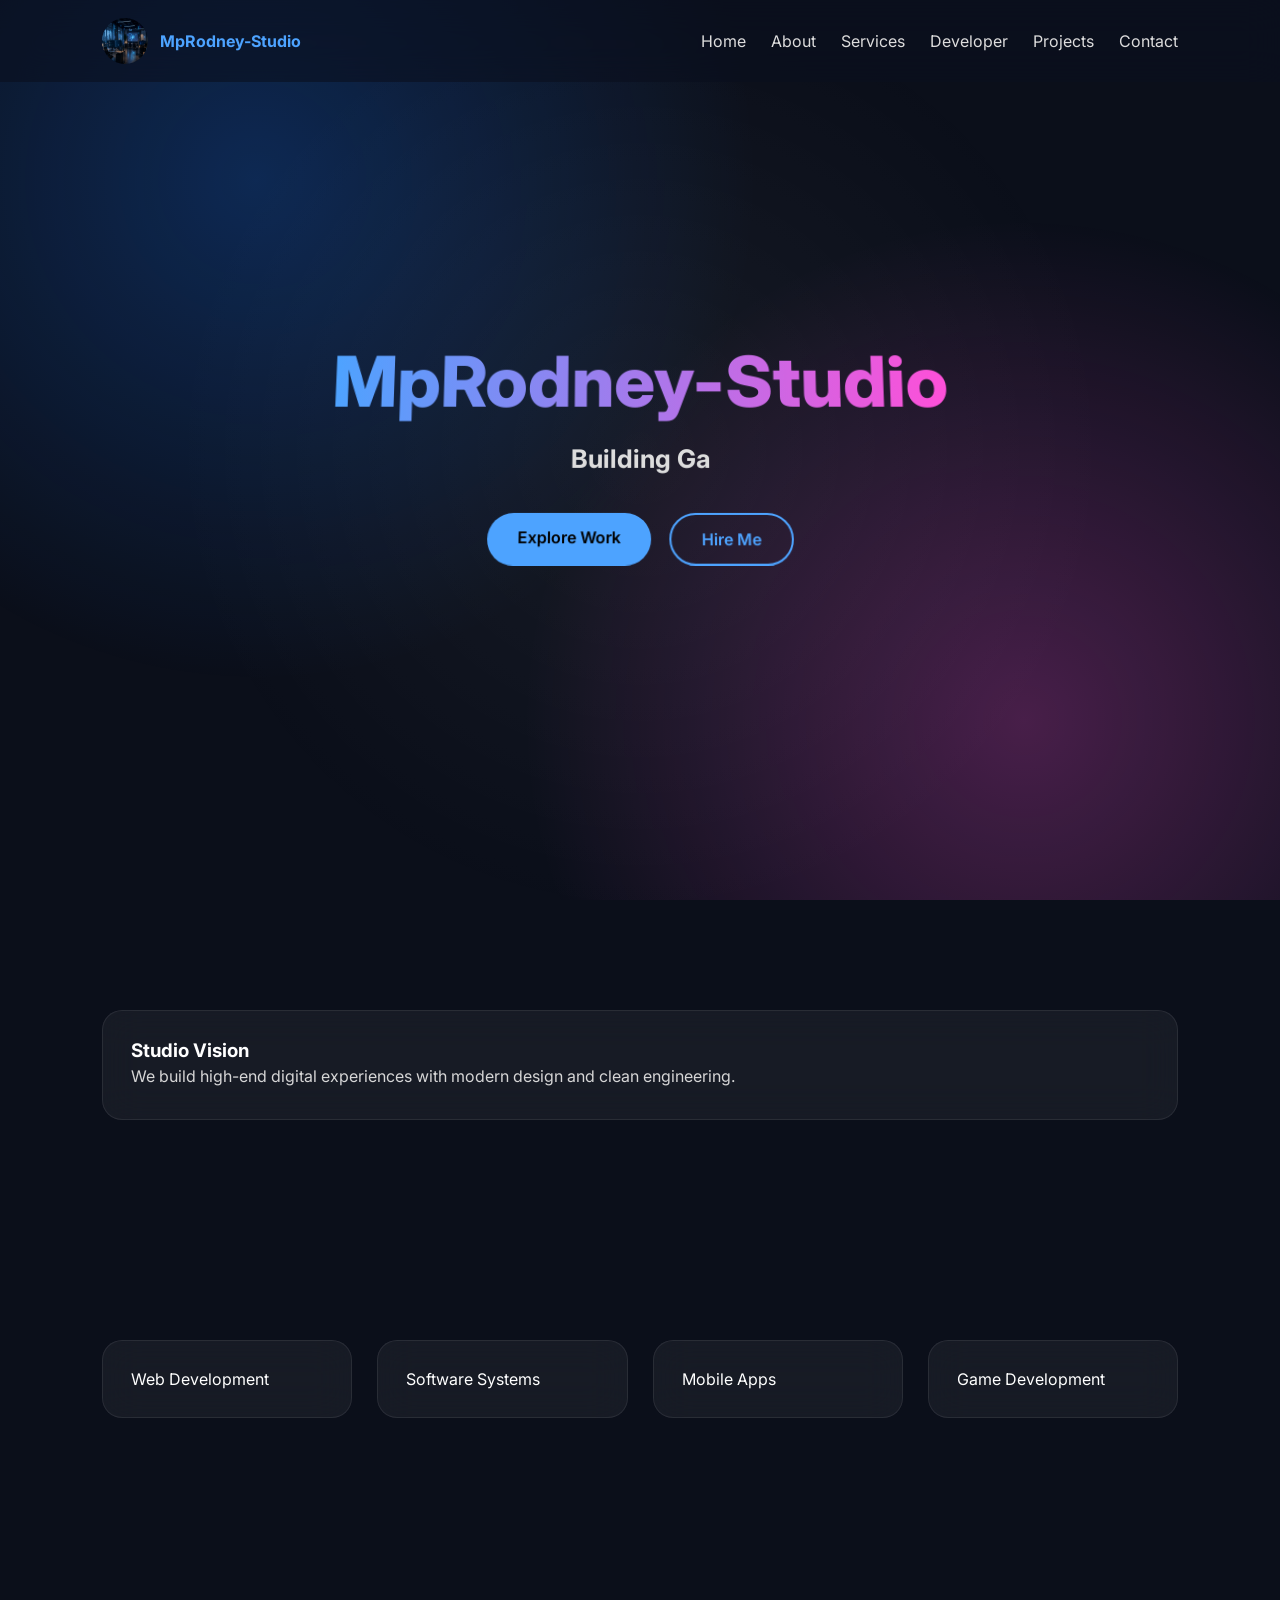
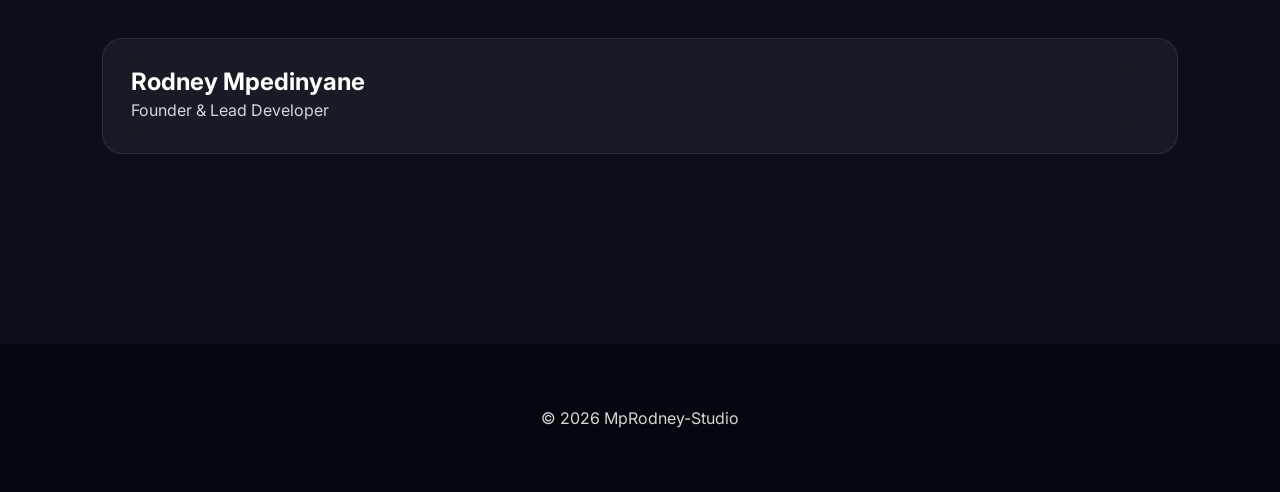
<file: index.html>
<!DOCTYPE html>
<html lang="en">
<head>
<meta charset="UTF-8">
<meta name="viewport" content="width=device-width, initial-scale=1.0">

<title>MpRodney-Studio | Premium Digital Studio</title>

<link rel="stylesheet" href="style.css">
</head>

<body>

<nav class="navbar">

<div class="nav-logo">
<img src="logo_1.png">
<span>MpRodney-Studio</span>
</div>

<ul class="nav-links">
<li><a href="#home">Home</a></li>
<li><a href="#about">About</a></li>
<li><a href="#services">Services</a></li>
<li><a href="developer.html">Developer</a></li>
<li><a href="projects.html">Projects</a></li>
<li><a href="contact.html">Contact</a></li>
</ul>

</nav>

<section id="home" class="hero">

<div class="hero-content">

<h1>MpRodney-Studio</h1>
<h2></h2>

<div class="hero-buttons">
<a class="btn-primary" href="projects.html">Explore Work</a>
<a class="btn-secondary" href="contact.html">Hire Me</a>
</div>

</div>

</section>

<section id="about" class="section">
<div class="cards">
<div class="card">
<h3>Studio Vision</h3>
<p>We build high-end digital experiences with modern design and clean engineering.</p>
</div>
</div>
</section>

<section id="services" class="section">
<div class="cards">

<div class="card">Web Development</div>
<div class="card">Software Systems</div>
<div class="card">Mobile Apps</div>
<div class="card">Game Development</div>

</div>
</section>

<section class="section">
<div class="developer-box">
<h2>Rodney Mpedinyane</h2>
<p>Founder & Lead Developer</p>
</div>
</section>

<footer>
<p>© 2026 MpRodney-Studio</p>
</footer>

<script src="script.js"></script>

</body>
</html>
</file>
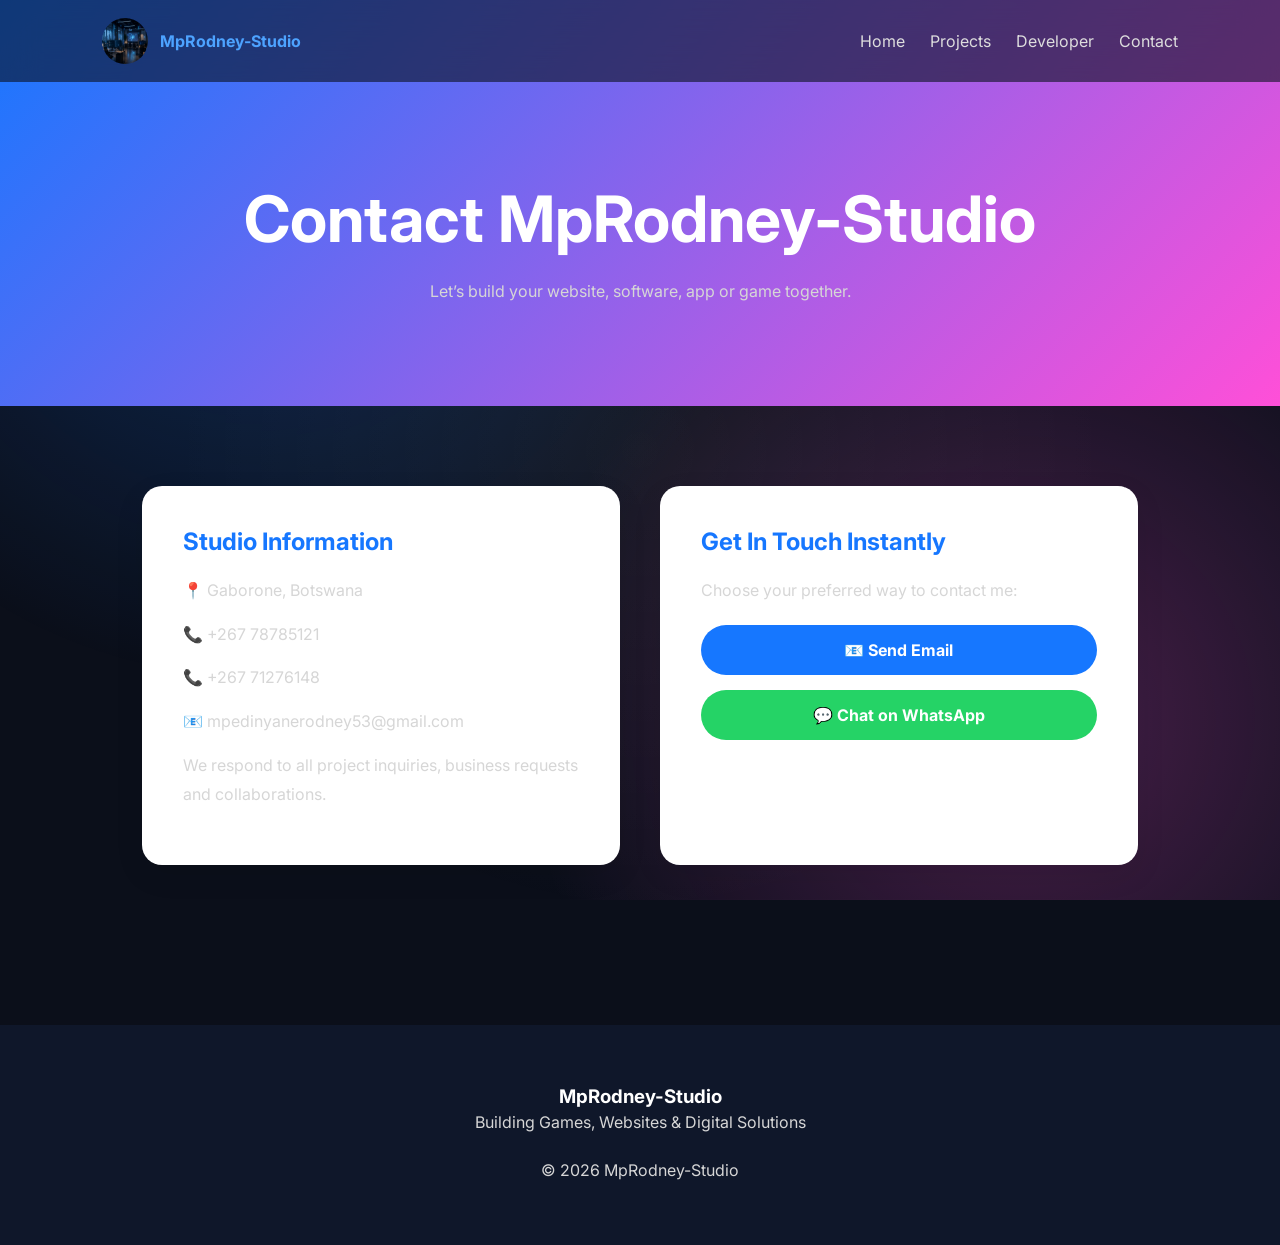
<file: contact.html>
<!DOCTYPE html>
<html lang="en">
<head>
<meta charset="UTF-8">
<meta name="viewport" content="width=device-width, initial-scale=1.0">

<title>Contact MpRodney-Studio</title>

<link rel="stylesheet" href="style.css">

<style>

/* ================= HERO ================= */

.contact-hero{
    padding:180px 20px 100px;
    background:linear-gradient(135deg,#1677ff,#ff4fd8);
    color:white;
    text-align:center;
}

.contact-hero h1{
    font-size:4rem;
    margin-bottom:20px;
}

/* ================= CONTAINER ================= */

.contact-container{
    max-width:1200px;
    margin:auto;
    padding:80px 8%;
}

.contact-grid{
    display:grid;
    grid-template-columns:repeat(auto-fit,minmax(320px,1fr));
    gap:40px;
}

/* ================= INFO BOX ================= */

.contact-info{
    background:white;
    padding:40px;
    border-radius:20px;
    box-shadow:0 10px 30px rgba(0,0,0,0.08);
}

.contact-info h2{
    color:#1677ff;
    margin-bottom:20px;
}

.contact-info p{
    margin:15px 0;
    line-height:1.8;
}

/* ================= CONTACT BOX ================= */

.contact-box{
    background:white;
    padding:40px;
    border-radius:20px;
    box-shadow:0 10px 30px rgba(0,0,0,0.08);
}

.contact-box h2{
    color:#1677ff;
    margin-bottom:20px;
}

/* ================= BUTTONS ================= */

.contact-btns{
    display:flex;
    flex-direction:column;
    gap:15px;
    margin-top:20px;
}

.btn-email,
.btn-whatsapp{
    display:block;
    text-align:center;
    padding:15px;
    border-radius:50px;
    font-weight:bold;
    text-decoration:none;
    color:white;
    transition:0.3s;
}

.btn-email{
    background:#1677ff;
}

.btn-email:hover{
    opacity:0.85;
}

.btn-whatsapp{
    background:#25D366;
}

.btn-whatsapp:hover{
    opacity:0.85;
}

/* ================= FOOTER ================= */

footer{
    text-align:center;
    padding:60px 20px;
    background:#0f172a;
    color:white;
    margin-top:80px;
}

</style>

</head>

<body>

<!-- ================= NAVBAR ================= -->
<nav class="navbar">

<div class="nav-logo">
<img src="logo_1.png" alt="Logo">
<span>MpRodney-Studio</span>
</div>

<ul class="nav-links">
<li><a href="index.html">Home</a></li>
<li><a href="projects.html">Projects</a></li>
<li><a href="developer.html">Developer</a></li>
<li><a href="contact.html">Contact</a></li>
</ul>

</nav>

<!-- ================= HERO ================= -->
<section class="contact-hero">

<h1>Contact MpRodney-Studio</h1>

<p>
Let’s build your website, software, app or game together.
</p>

</section>

<!-- ================= CONTACT SECTION ================= -->
<div class="contact-container">

<div class="contact-grid">

<!-- INFO -->
<div class="contact-info">

<h2>Studio Information</h2>

<p>📍 Gaborone, Botswana</p>

<p>📞 +267 78785121</p>
<p>📞 +267 71276148</p>

<p>📧 mpedinyanerodney53@gmail.com</p>

<p>
We respond to all project inquiries,
business requests and collaborations.
</p>

</div>

<!-- CONTACT ACTIONS -->
<div class="contact-box">

<h2>Get In Touch Instantly</h2>

<p>
Choose your preferred way to contact me:
</p>

<div class="contact-btns">

<!-- EMAIL -->
<a class="btn-email"
href="mailto:mpedinyanerodney53@gmail.com?subject=Project%20Inquiry%20-%20MpRodney%20Studio&body=Hello%20MpRodney%20Studio,%0A%0AI%20would%20like%20to%20discuss%20a%20project.%0A%0AName:%0AProject%20Details:%0A%0AThank%20you.">

📧 Send Email
</a>

<!-- WHATSAPP -->
<a class="btn-whatsapp"
href="https://wa.me/26778785121?text=Hello%20MpRodney%20Studio,%20I%20want%20to%20discuss%20a%20project">

💬 Chat on WhatsApp
</a>

</div>

</div>

</div>

</div>

<!-- ================= FOOTER ================= -->
<footer>

<h3>MpRodney-Studio</h3>

<p>Building Games, Websites & Digital Solutions</p>

<br>

<p>© 2026 MpRodney-Studio</p>

</footer>

</body>
</html>
</file>
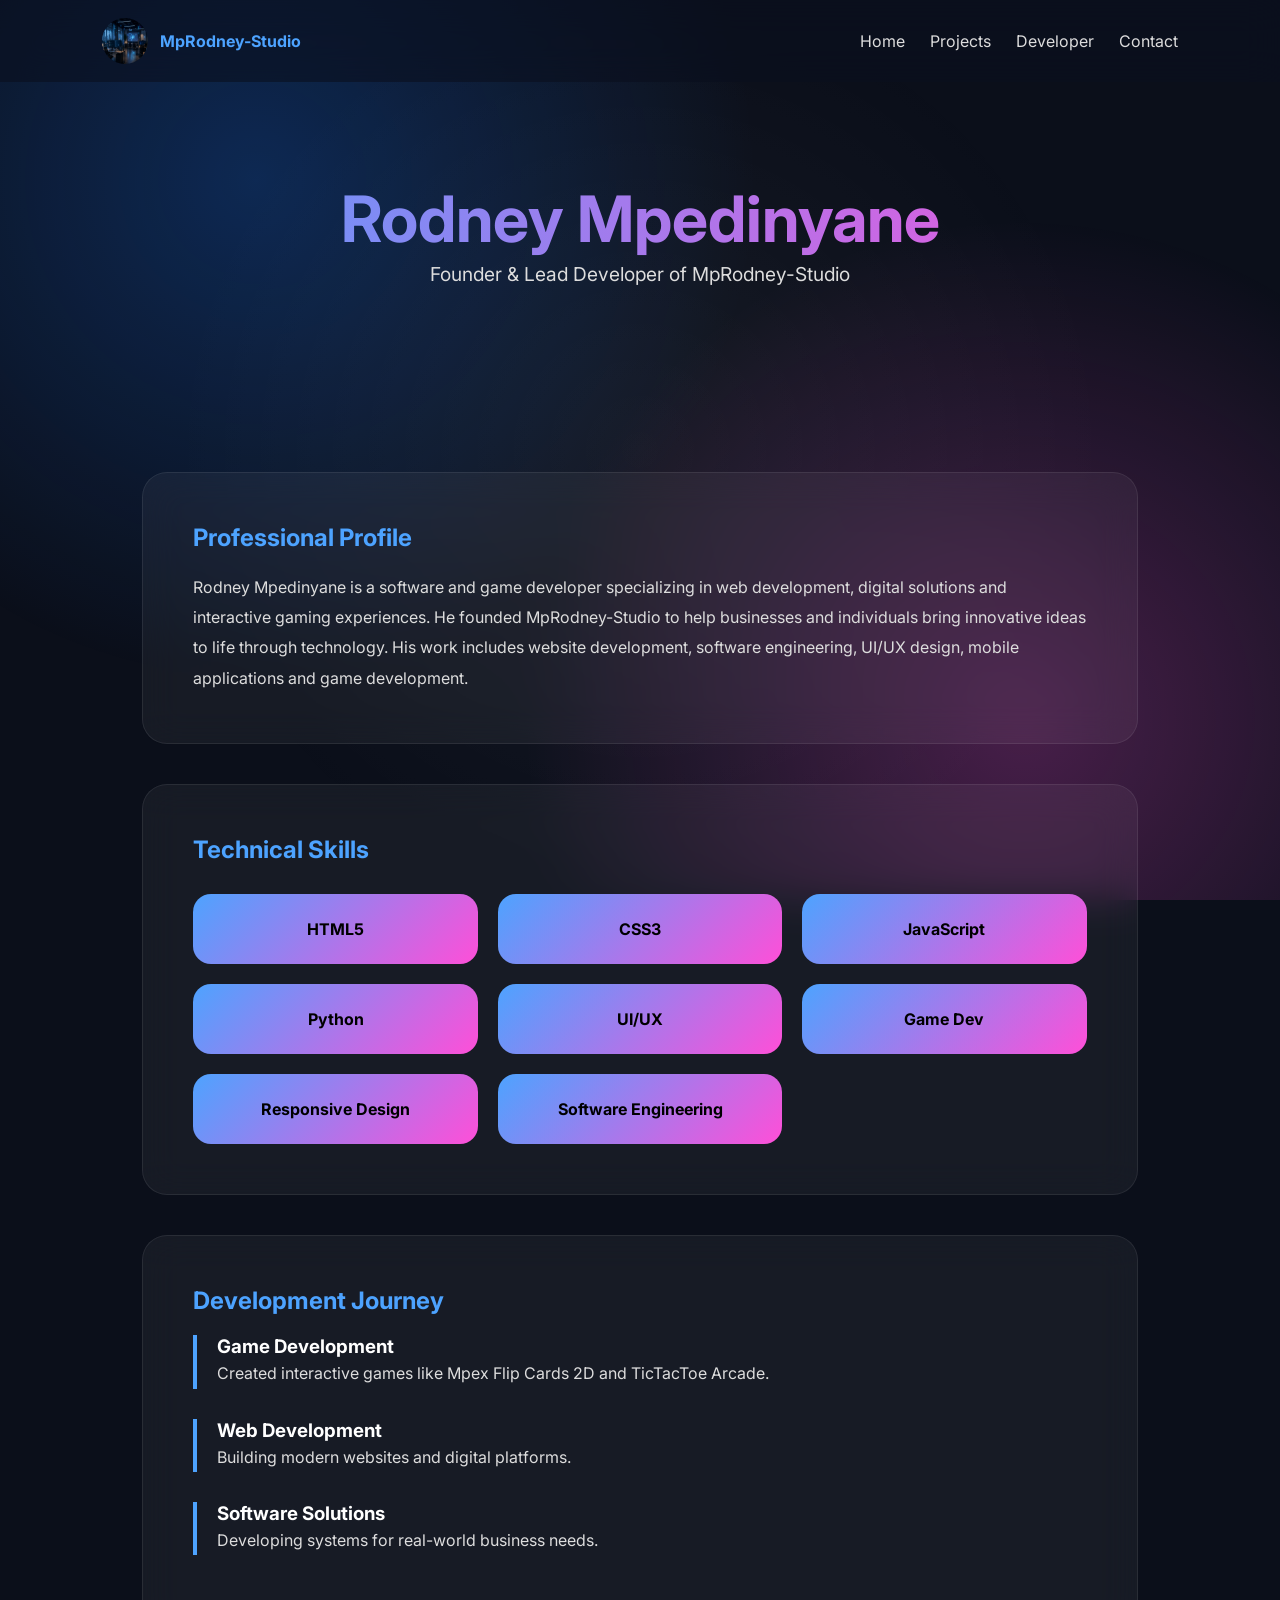
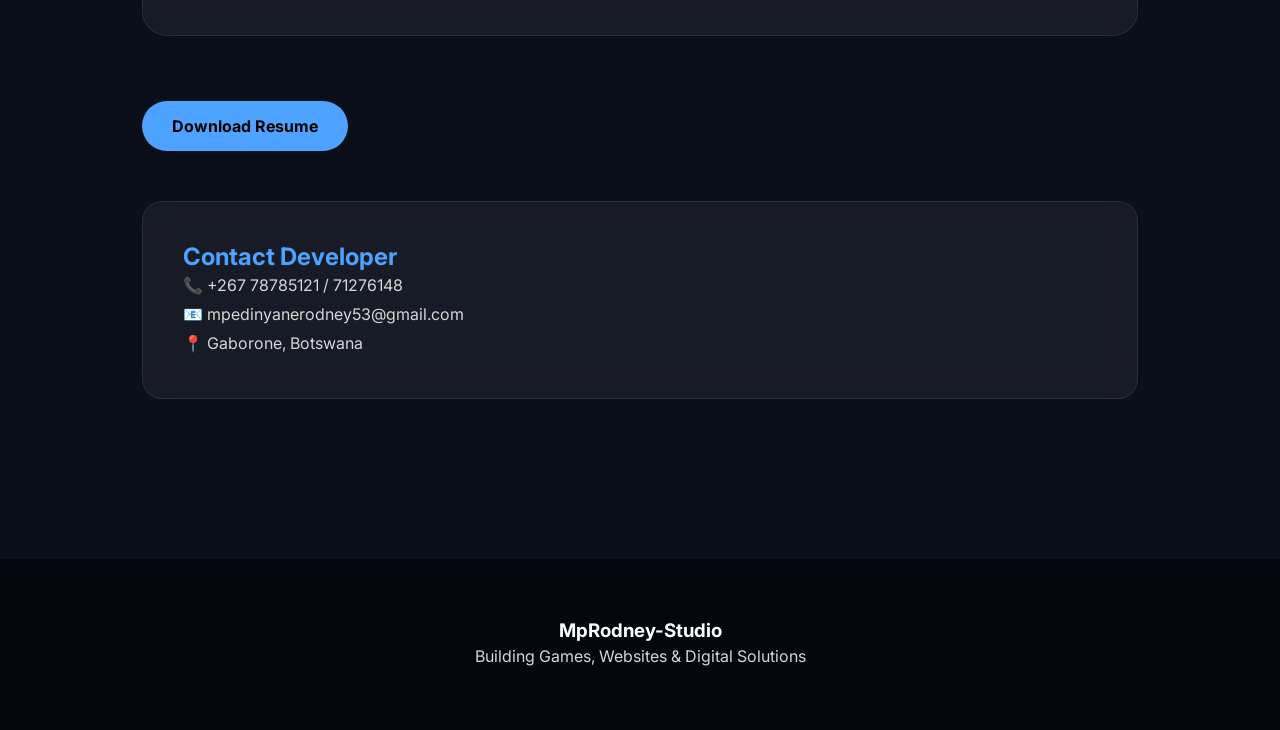
<file: developer.html>
<!DOCTYPE html>
<html lang="en">
<head>
<meta charset="UTF-8">
<meta name="viewport" content="width=device-width, initial-scale=1.0">

<title>Rodney Mpedinyane | Lead Developer</title>

<link rel="stylesheet" href="style.css">

<style>

/* ================= HERO ================= */

.dev-hero{
    padding:180px 20px 100px;
    text-align:center;
}

.dev-hero h1{
    font-size:4rem;
    background:linear-gradient(90deg,#4da3ff,#ff4fd8);
    -webkit-background-clip:text;
    -webkit-text-fill-color:transparent;
}

.dev-hero p{
    font-size:1.2rem;
    max-width:800px;
    margin:auto;
    color:#ddd;
}

/* ================= SECTION ================= */

.profile-section{
    max-width:1200px;
    margin:auto;
    padding:80px 8%;
}

/* ================= CARDS ================= */

.profile-card{
    background:rgba(255,255,255,0.05);
    backdrop-filter:blur(18px);
    border:1px solid rgba(255,255,255,0.08);
    padding:50px;
    border-radius:25px;
    margin-bottom:40px;
    color:#eaeaea;
}

.profile-card h2{
    color:#4da3ff;
    margin-bottom:20px;
}

.profile-card p{
    line-height:1.9;
    color:#ddd;
}

/* ================= SKILLS ================= */

.skills-grid{
    display:grid;
    grid-template-columns:repeat(auto-fit,minmax(220px,1fr));
    gap:20px;
    margin-top:30px;
}

.skill{
    background:linear-gradient(135deg,#4da3ff,#ff4fd8);
    color:#000;
    padding:25px;
    border-radius:18px;
    text-align:center;
    font-weight:700;
}

/* ================= TIMELINE ================= */

.timeline-item{
    border-left:4px solid #4da3ff;
    padding-left:20px;
    margin-bottom:30px;
    color:#ddd;
}

.timeline-item h3{
    color:#fff;
}

/* ================= BUTTON ================= */

.resume-btn{
    display:inline-block;
    margin-top:25px;
    padding:15px 30px;
    background:#4da3ff;
    color:#000;
    text-decoration:none;
    border-radius:50px;
    font-weight:700;
}

/* ================= CONTACT CARD ================= */

.contact-card{
    background:rgba(255,255,255,0.05);
    backdrop-filter:blur(18px);
    border:1px solid rgba(255,255,255,0.08);
    color:#ddd;
    padding:40px;
    border-radius:20px;
    margin-top:50px;
}

.contact-card h2{
    color:#4da3ff;
}

</style>

</head>

<body>

<nav class="navbar">

<div class="nav-logo">
<img src="logo_1.png">
<span>MpRodney-Studio</span>
</div>

<ul class="nav-links">
<li><a href="index.html">Home</a></li>
<li><a href="projects.html">Projects</a></li>
<li><a href="developer.html">Developer</a></li>
<li><a href="contact.html">Contact</a></li>
</ul>

</nav>

<section class="dev-hero">

<h1>Rodney Mpedinyane</h1>

<p>
Founder & Lead Developer of MpRodney-Studio
</p>

</section>

<section class="profile-section">

<div class="profile-card">

<h2>Professional Profile</h2>

<p>
Rodney Mpedinyane is a software and game developer specializing in web development,
digital solutions and interactive gaming experiences.

He founded MpRodney-Studio to help businesses and individuals bring innovative ideas
to life through technology.

His work includes website development, software engineering, UI/UX design,
mobile applications and game development.
</p>

</div>

<div class="profile-card">

<h2>Technical Skills</h2>

<div class="skills-grid">

<div class="skill">HTML5</div>
<div class="skill">CSS3</div>
<div class="skill">JavaScript</div>
<div class="skill">Python</div>
<div class="skill">UI/UX</div>
<div class="skill">Game Dev</div>
<div class="skill">Responsive Design</div>
<div class="skill">Software Engineering</div>

</div>

</div>

<div class="profile-card">

<h2>Development Journey</h2>

<div class="timeline-item">
<h3>Game Development</h3>
<p>Created interactive games like Mpex Flip Cards 2D and TicTacToe Arcade.</p>
</div>

<div class="timeline-item">
<h3>Web Development</h3>
<p>Building modern websites and digital platforms.</p>
</div>

<div class="timeline-item">
<h3>Software Solutions</h3>
<p>Developing systems for real-world business needs.</p>
</div>

</div>

<a href="#" class="resume-btn">Download Resume</a>

<div class="contact-card">

<h2>Contact Developer</h2>

<p>📞 +267 78785121 / 71276148</p>
<p>📧 mpedinyanerodney53@gmail.com</p>
<p>📍 Gaborone, Botswana</p>

</div>

</section>

<footer>
<h3>MpRodney-Studio</h3>
<p>Building Games, Websites & Digital Solutions</p>
</footer>

</body>
</html>
</file>
<file: style.css>
@import url('https://fonts.googleapis.com/css2?family=Inter:wght@300;400;500;600;700;800&display=swap');

*{
    margin:0;
    padding:0;
    box-sizing:border-box;
    scroll-behavior:smooth;
}

body{
    font-family:'Inter', sans-serif;
    background:#0b0f1a;
    color:#fff;
    overflow-x:hidden;
}

/* ================= 3D BACKGROUND LAYERS ================= */

body::before{
    content:"";
    position:fixed;
    inset:0;
    background:
        radial-gradient(circle at 20% 20%, rgba(22,119,255,0.25), transparent 40%),
        radial-gradient(circle at 80% 80%, rgba(255,79,216,0.25), transparent 40%),
        radial-gradient(circle at 50% 50%, rgba(255,255,255,0.05), transparent 60%);
    z-index:-2;
    animation:bgMove 12s ease-in-out infinite alternate;
}

@keyframes bgMove{
    from{transform:scale(1);}
    to{transform:scale(1.1);}
}

/* floating particles */
.orb{
    position:fixed;
    border-radius:50%;
    pointer-events:none;
    background:radial-gradient(circle, rgba(22,119,255,0.35), transparent);
    animation:floatUp 14s linear forwards;
    z-index:-1;
}

@keyframes floatUp{
    from{transform:translateY(0);opacity:0.7;}
    to{transform:translateY(-900px);opacity:0;}
}

/* ================= NAVBAR ================= */

.navbar{
    position:fixed;
    top:0;
    width:100%;
    display:flex;
    justify-content:space-between;
    align-items:center;
    padding:18px 8%;
    background:rgba(10,15,30,0.6);
    backdrop-filter:blur(18px);
    z-index:1000;
}

.nav-logo{
    display:flex;
    align-items:center;
    gap:12px;
}

.nav-logo img{
    width:46px;
    height:46px;
    border-radius:50%;
}

.nav-logo span{
    color:#4da3ff;
    font-weight:700;
}

.nav-links{
    display:flex;
    gap:25px;
    list-style:none;
}

.nav-links a{
    color:#ddd;
    text-decoration:none;
    transition:0.3s;
}

.nav-links a:hover{
    color:#4da3ff;
}

/* ================= HERO (3D STYLE) ================= */

.hero{
    min-height:100vh;
    display:flex;
    align-items:center;
    justify-content:center;
    text-align:center;
    padding:140px 20px;
    perspective:1000px;
}

.hero-content{
    max-width:900px;
    transform:rotateX(8deg);
    animation:floatHero 6s ease-in-out infinite alternate;
}

@keyframes floatHero{
    from{transform:rotateX(6deg) translateY(0);}
    to{transform:rotateX(10deg) translateY(-10px);}
}

.hero h1{
    font-size:4.5rem;
    background:linear-gradient(90deg,#4da3ff,#ff4fd8);
    -webkit-background-clip:text;
    -webkit-text-fill-color:transparent;
    font-weight:800;
}

.hero h2{
    margin-top:20px;
    font-size:1.6rem;
    color:#ddd;
    min-height:40px;
}

/* ================= BUTTONS ================= */

.hero-buttons{
    margin-top:30px;
    display:flex;
    justify-content:center;
    gap:18px;
}

.btn-primary,
.btn-secondary{
    padding:14px 30px;
    border-radius:50px;
    text-decoration:none;
    font-weight:600;
    transition:0.4s;
    position:relative;
    overflow:hidden;
}

.btn-primary{
    background:#4da3ff;
    color:#000;
}

.btn-secondary{
    border:2px solid #4da3ff;
    color:#4da3ff;
}

.btn-primary:hover,
.btn-secondary:hover{
    transform:translateY(-4px);
}

/* ================= SECTIONS ================= */

.section{
    padding:110px 8%;
    opacity:0;
    transform:translateY(60px);
    transition:1s ease;
}

.section.show{
    opacity:1;
    transform:translateY(0);
}

/* ================= CARDS ================= */

.cards{
    display:grid;
    grid-template-columns:repeat(auto-fit,minmax(250px,1fr));
    gap:25px;
}

.card,
.project-card,
.developer-box,
.contact-box{
    background:rgba(255,255,255,0.05);
    backdrop-filter:blur(18px);
    border:1px solid rgba(255,255,255,0.08);
    padding:28px;
    border-radius:20px;
    transition:0.4s;
}

.card:hover,
.project-card:hover{
    transform:translateY(-10px) scale(1.02);
}

/* ================= FOOTER ================= */

footer{
    text-align:center;
    padding:60px 20px;
    background:#05070f;
    color:#aaa;
    margin-top:80px;
}

/* ================= RIPPLE ================= */

.ripple{
    position:absolute;
    width:20px;
    height:20px;
    border-radius:50%;
    background:rgba(255,255,255,0.4);
    transform:scale(0);
    animation:ripple 0.7s ease;
}

@keyframes ripple{
    to{
        transform:scale(10);
        opacity:0;
    }
}

/* ========================================= */
/* TEXT VISIBILITY FIXES */
/* ========================================= */

p{
    color:#d6d6d6;
    line-height:1.8;
}

h1,h2,h3,h4{
    color:white;
}

.contact-info,
.feature-box,
.profile-card{
    background:rgba(255,255,255,0.08);
    backdrop-filter:blur(18px);
    border:1px solid rgba(255,255,255,0.08);
    border-radius:20px;
    padding:30px;
}

.contact-info p,
.contact-box p,
.profile-card p,
.project-description,
.feature-box p,
.feature-box li{
    color:#d6d6d6;
}

.feature-box h3,
.contact-info h2,
.contact-box h2,
.profile-card h2{
    color:#4da3ff;
}

.project-title{
    color:#4da3ff;
}

.gallery img{
    width:100%;
    height:260px;
    object-fit:cover;
    border-radius:20px;
}

.feature-box ul{
    padding-left:20px;
}

.feature-box li{
    margin-bottom:10px;
}

/* mobile */

@media(max-width:768px){

.hero h1{
    font-size:2.8rem;
}

.hero h2{
    font-size:1.2rem;
}

.nav-links{
    gap:12px;
}

}
</file>
